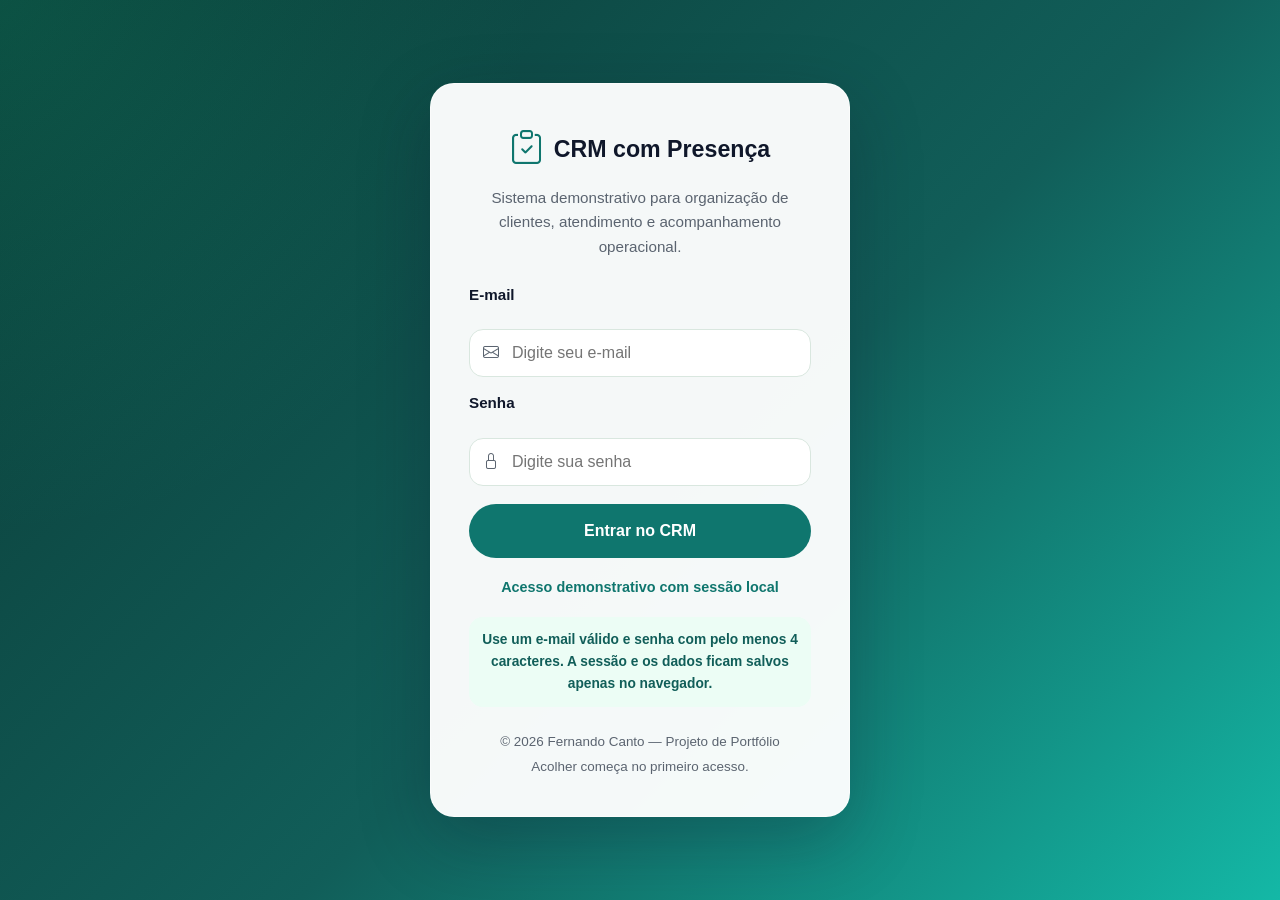
<file: index.html>
<!DOCTYPE html>
<html lang="pt-br">
<head>
  <meta charset="UTF-8">
  <meta name="viewport" content="width=device-width, initial-scale=1.0">
  <title>CRM com Presença - Home</title>
  <link rel="stylesheet" href="CSS/style.css">
  <link rel="stylesheet" href="https://cdn.jsdelivr.net/npm/bootstrap-icons@1.10.5/font/bootstrap-icons.css">
</head>
<body>
  <header>
    <nav>
      <ul class="menu">
        <li id="user-info"></li>
        <li><i class="bi bi-house"></i> <a href="index.html">Home</a></li>
        <li><i class="bi bi-plus-square"></i> <a href="cadastrar-cliente.html">Cadastrar Cliente</a></li>
        <li><i class="bi bi-list-ul"></i> <a href="lista_clientes.html">Lista de Clientes</a></li>
        <li><i class="bi bi-chat-dots"></i> <a href="presenca-em-cada-resposta.html">Presença em Cada Resposta</a></li>
        <li><i class="bi bi-box-arrow-right"></i> <a href="login_home.html" id="logoutBtn">Sair</a></li>
      </ul>
    </nav>
  </header>

  <main>
    <section class="boas-vindas">
      <h1>Bem-vindo ao CRM com Presença</h1>
      <p>Dashboard demonstrativo para acompanhamento de clientes, atendimentos e pendências operacionais.</p>
    </section>

    <section class="cards-informativos">
      <article class="card">
        <i class="bi bi-people"></i>
        <h2>Clientes cadastrados</h2>
        <p data-dashboard="total">Carregando...</p>
      </article>

      <article class="card">
        <i class="bi bi-person-plus"></i>
        <h2>Último cliente cadastrado</h2>
        <p data-dashboard="last">Carregando...</p>
      </article>

      <article class="card">
        <i class="bi bi-calendar-event"></i>
        <h2>Próximo acompanhamento</h2>
        <p data-dashboard="next">Carregando...</p>
      </article>

      <article class="card">
        <i class="bi bi-exclamation-circle"></i>
        <h2>Pendências abertas</h2>
        <p data-dashboard="pending">Carregando...</p>
      </article>
    </section>

    <section class="dashboard-extra">
      <div class="extra-box">
        <h2>Ações rápidas</h2>
        <p class="info-text">Acesse rapidamente as principais áreas do sistema demonstrativo.</p>
        <div class="quick-actions">
          <a href="cadastrar-cliente.html" class="quick-btn">Novo cliente</a>
          <a href="lista_clientes.html" class="quick-btn">Ver lista</a>
          <a href="presenca-em-cada-resposta.html" class="quick-btn">Conceito do projeto</a>
        </div>
      </div>
    </section>
  </main>

  <footer>
    <p>© 2026 Fernando Canto — Projeto de Portfólio</p>
    <p>Versão demonstrativa com dados fictícios salvos no navegador.</p>
  </footer>
  <script src="js/crm.js"></script>
  <script>window.crm.setupDashboard();</script>
</body>
</html>
</file>
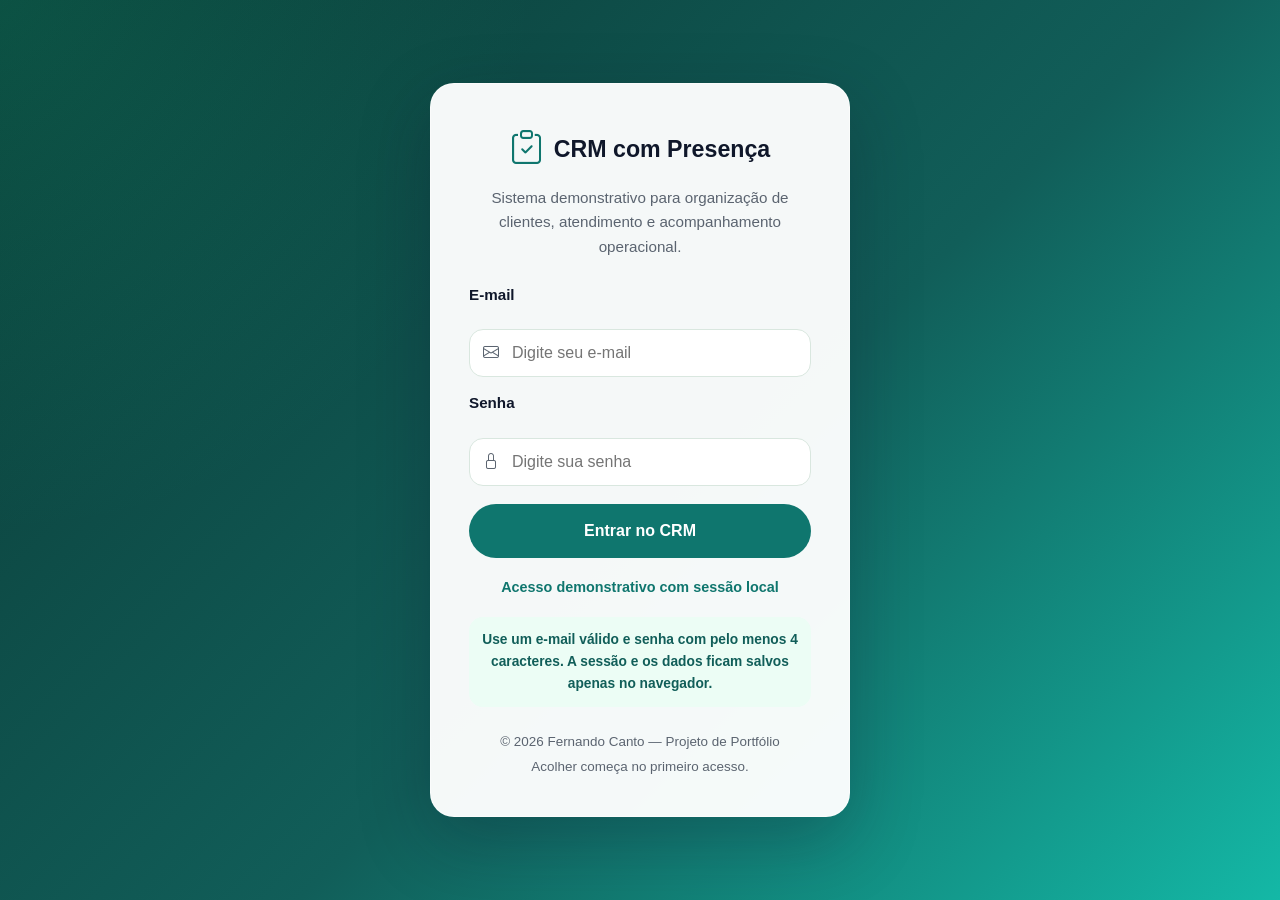
<file: cadastrar-cliente.html>
<!DOCTYPE html>
<html lang="pt-br">
<head>
  <meta charset="UTF-8">
  <meta name="viewport" content="width=device-width, initial-scale=1.0">
  <title>Cadastrar Cliente - CRM com Presença</title>
  <link rel="stylesheet" href="CSS/style.css">
  <link rel="stylesheet" href="https://cdn.jsdelivr.net/npm/bootstrap-icons@1.10.5/font/bootstrap-icons.css">
</head>
<body>
  <header>
    <nav>
      <ul class="menu">
        <li id="user-info"></li>
        <li><i class="bi bi-house"></i> <a href="index.html">Home</a></li>
        <li><i class="bi bi-plus-square"></i> <a href="cadastrar-cliente.html">Cadastrar Cliente</a></li>
        <li><i class="bi bi-list-ul"></i> <a href="lista_clientes.html">Lista de Clientes</a></li>
        <li><i class="bi bi-chat-dots"></i> <a href="presenca-em-cada-resposta.html">Presença em Cada Resposta</a></li>
        <li><i class="bi bi-box-arrow-right"></i> <a href="login_home.html" id="logoutBtn">Sair</a></li>
      </ul>
    </nav>
  </header>

  <main>
    <h1 data-form-title>Cadastrar Novo Cliente</h1>
    <p>Formulário para registrar, editar e organizar informações de atendimento.</p>

    <form data-client-form>
      <div class="form-group">
        <label for="nome"><i class="bi bi-person"></i> Nome completo</label>
        <input type="text" id="nome" name="nome" placeholder="Ex: Carla Souza" required>
      </div>

      <div class="form-group">
        <label for="email"><i class="bi bi-envelope"></i> E-mail</label>
        <input type="email" id="email" name="email" placeholder="cliente@email.com" required>
      </div>

      <div class="form-group">
        <label for="telefone"><i class="bi bi-telephone"></i> Telefone</label>
        <input type="tel" id="telefone" name="telefone" placeholder="(81) 99999-9999" required>
      </div>

      <div class="form-group">
        <label for="empresa"><i class="bi bi-building"></i> Empresa</label>
        <input type="text" id="empresa" name="empresa" placeholder="Empresa ou organização">
      </div>

      <div class="form-group">
        <label for="motivo"><i class="bi bi-question-circle"></i> Motivo do contato</label>
        <select id="motivo" name="motivo" required>
          <option value="">Selecione</option>
          <option value="orcamento">Orçamento</option>
          <option value="duvida">Dúvida</option>
          <option value="reclamacao">Reclamação</option>
          <option value="acompanhamento">Acompanhamento</option>
        </select>
      </div>

      <div class="form-group">
        <label for="status"><i class="bi bi-activity"></i> Status</label>
        <select id="status" name="status">
          <option value="Ativo">Ativo</option>
          <option value="Aguardando retorno">Aguardando retorno</option>
        </select>
      </div>

      <div class="form-group" style="grid-column: span 2;">
        <label for="obs"><i class="bi bi-pencil-square"></i> Observações</label>
        <textarea id="obs" name="obs" placeholder="Registre informações importantes do atendimento."></textarea>
      </div>

      <button type="submit"><i class="bi bi-person-check-fill"></i> Salvar Cliente</button>
    </form>
  </main>

  <footer>
    <p>© 2026 Fernando Canto — Projeto de Portfólio</p>
    <p>CRUD demonstrativo com dados salvos no navegador.</p>
  </footer>
  <script src="js/crm.js"></script>
  <script>window.crm.setupClientForm();</script>
</body>
</html>
</file>
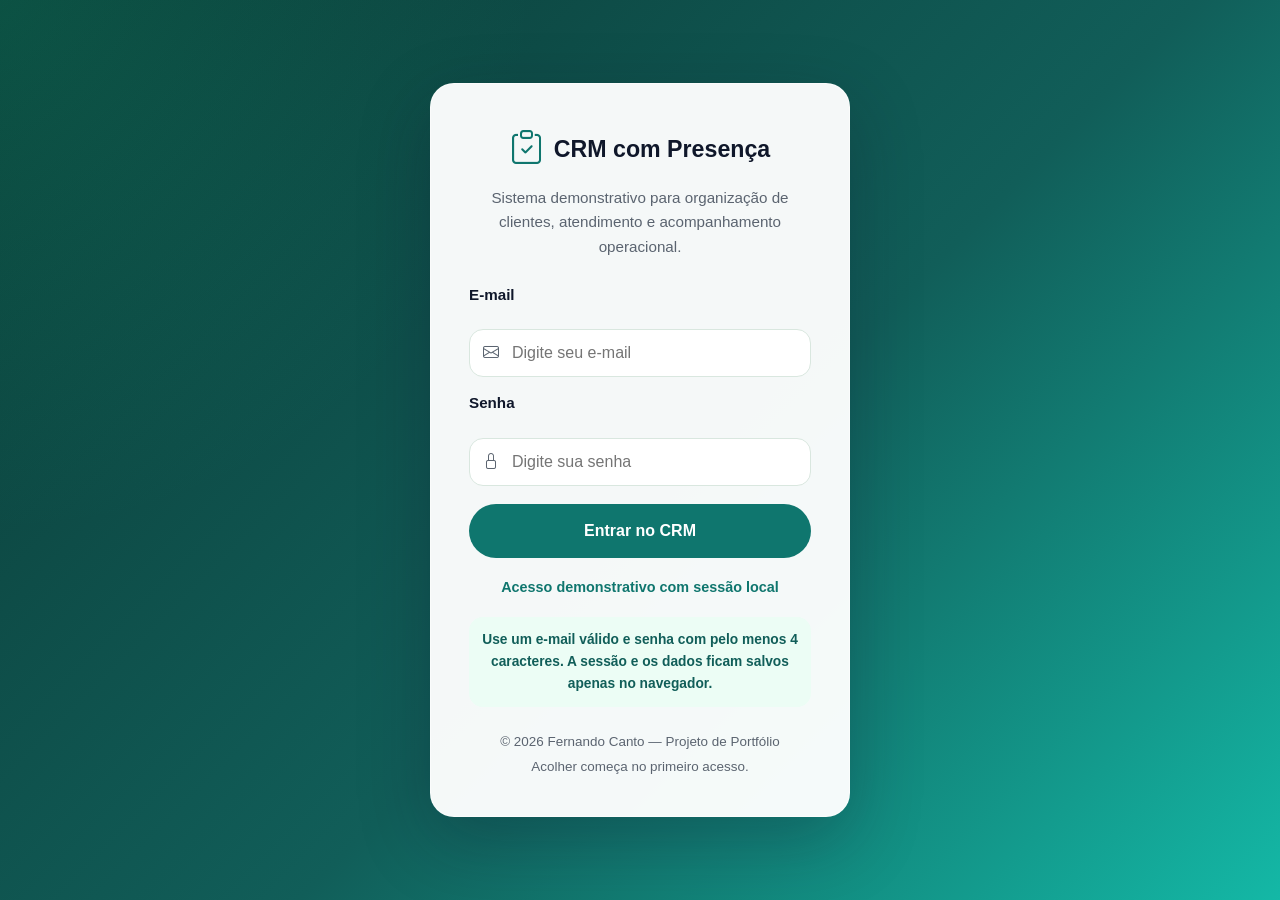
<file: detalhe_cliente.html>
<!DOCTYPE html>
<html lang="pt-br">
<head>
  <meta charset="UTF-8">
  <meta name="viewport" content="width=device-width, initial-scale=1.0">
  <title>Detalhe do Cliente - CRM com Presença</title>
  <link rel="stylesheet" href="CSS/style.css">
  <link rel="stylesheet" href="https://cdn.jsdelivr.net/npm/bootstrap-icons@1.10.5/font/bootstrap-icons.css">
</head>
<body>
  <header>
    <nav>
      <ul class="menu">
        <li id="user-info"></li>
        <li><i class="bi bi-house"></i> <a href="index.html">Home</a></li>
        <li><i class="bi bi-plus-square"></i> <a href="cadastrar-cliente.html">Cadastrar Cliente</a></li>
        <li><i class="bi bi-list-ul"></i> <a href="lista_clientes.html">Lista de Clientes</a></li>
        <li><i class="bi bi-chat-dots"></i> <a href="presenca-em-cada-resposta.html">Presença em Cada Resposta</a></li>
        <li><i class="bi bi-box-arrow-right"></i> <a href="login_home.html" id="logoutBtn">Sair</a></li>
      </ul>
    </nav>
  </header>

  <main>
    <h1>Detalhe do Cliente</h1>
    <div data-client-detail>
      <p>Carregando informações do cliente...</p>
    </div>
  </main>

  <footer>
    <p>© 2026 Fernando Canto — Projeto de Portfólio</p>
    <p>CRUD demonstrativo com dados salvos no navegador.</p>
  </footer>
  <script src="js/crm.js"></script>
  <script>window.crm.setupClientDetail();</script>
</body>
</html>
</file>
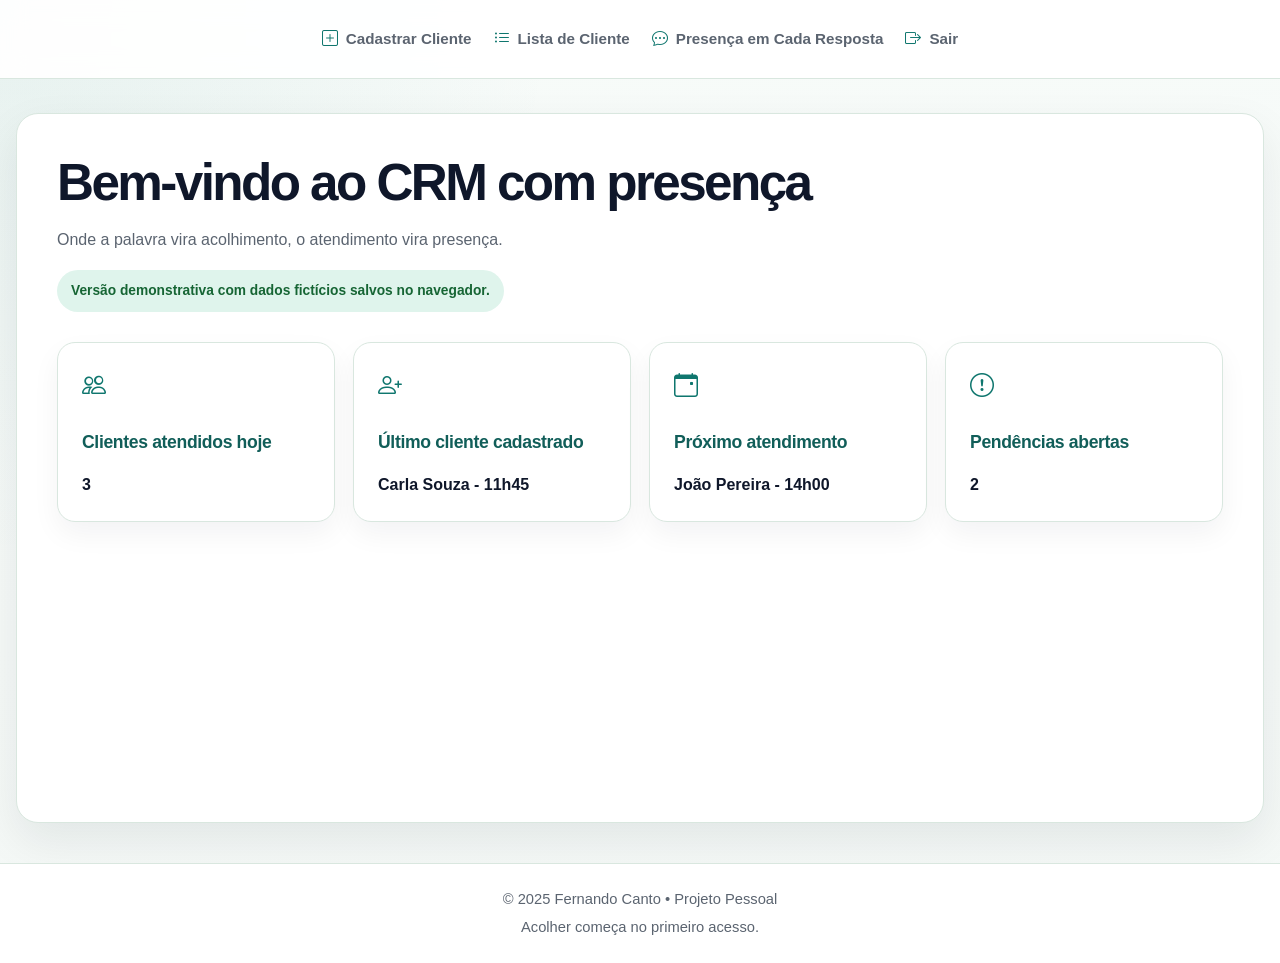
<file: home.html>
<!DOCTYPE html>
<html lang="pt-br">
<head>
  <meta charset="UTF-8">
  <meta name="viewport" content="width=device-width, initial-scale=1.0">
  <title>CRM com Presença - Home</title>
  <link rel="stylesheet" href="CSS/style.css">
  <!-- Você pode adicionar Bootstrap Icons se quiser -->
  <link rel="stylesheet" href="https://cdn.jsdelivr.net/npm/bootstrap-icons@1.10.5/font/bootstrap-icons.css">
</head>
<body>
  <header>
    <nav>
        <ul class="menu">
            <li><i class="bi bi-plus-square"></i> <a href="cadastrar-cliente.html">Cadastrar Cliente</a></li>
            <li><i class="bi bi-list-ul"></i> <a href="lista_clientes.html">Lista de Cliente</a></li>
            <li><i class="bi bi-chat-dots"></i> <a href="presenca-em-cada-resposta.html">Presença em Cada Resposta</a></li>
            <li><i class="bi bi-box-arrow-right"></i> <a href="login.html">Sair</a></li>
          </ul>
    </nav>
  </header>

  <main>
    <section class="boas-vindas">
      <h1>Bem-vindo ao CRM com presença</h1>
      <p>Onde a palavra vira acolhimento, o atendimento vira presença.</p>
    </section>

    <section class="cards-informativos">
      <div class="card">
        <i class="bi bi-people"></i>
        <h2>Clientes atendidos hoje</h2>
        <p>3</p>
      </div>
      <div class="card">
        <i class="bi bi-person-plus"></i>
        <h2>Último cliente cadastrado</h2>
        <p>Carla Souza - 11h45</p>
      </div>
      <div class="card">
        <i class="bi bi-calendar-event"></i>
        <h2>Próximo atendimento</h2>
        <p>João Pereira - 14h00</p>
      </div>
      <div class="card">
        <i class="bi bi-exclamation-circle"></i>
        <h2>Pendências abertas</h2>
        <p>2</p>
      </div>
    </section>
  </main>

  <footer>
    <p>© 2025 Fernando Canto • Projeto Pessoal</p>
    <p>Acolher começa no primeiro acesso.</p>
  </footer>
</body>
</html>
</file>
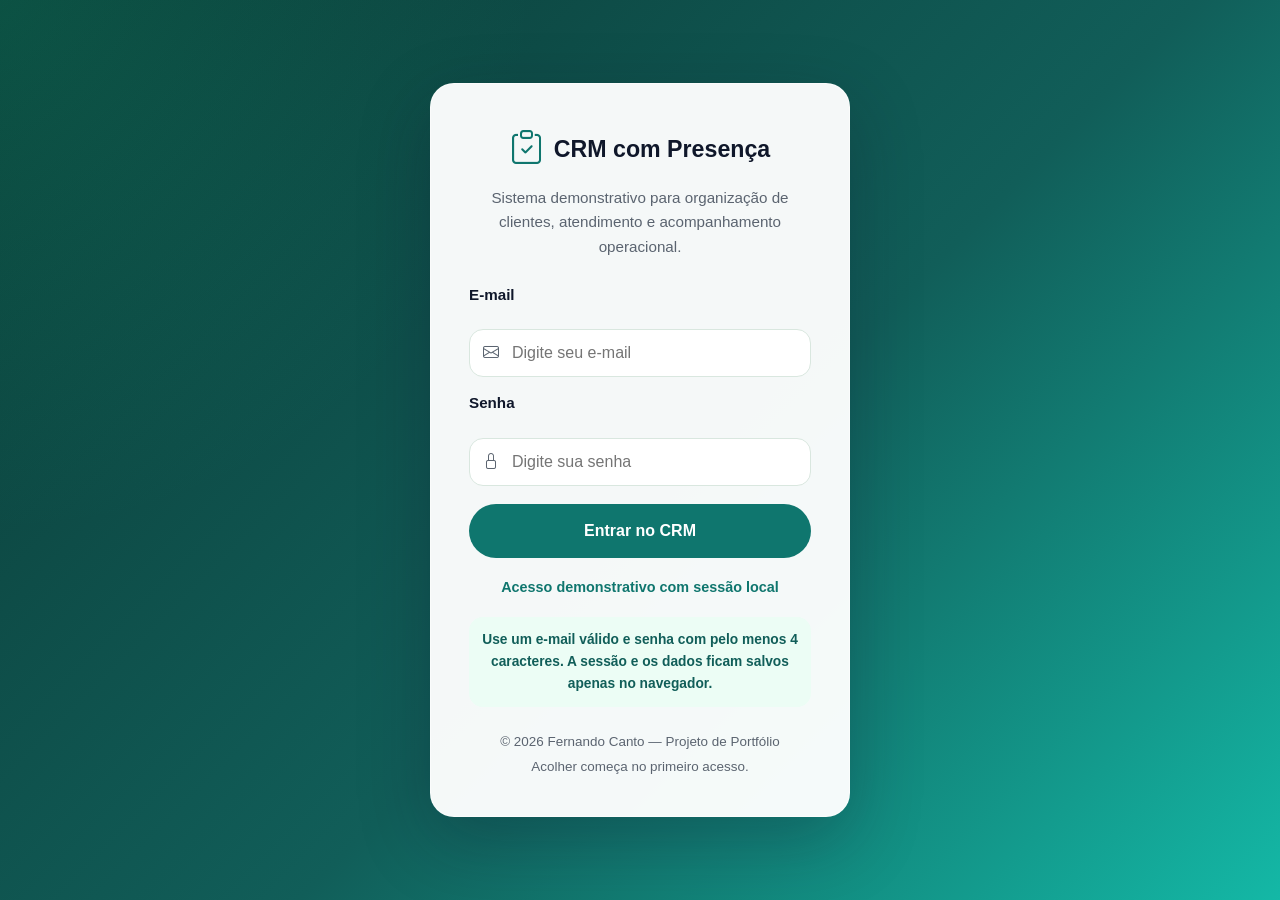
<file: lista_clientes.html>
<!DOCTYPE html>
<html lang="pt-br">
<head>
  <meta charset="UTF-8">
  <meta name="viewport" content="width=device-width, initial-scale=1.0">
  <title>Lista de Clientes - CRM com Presença</title>
  <link rel="stylesheet" href="CSS/style.css">
  <link rel="stylesheet" href="https://cdn.jsdelivr.net/npm/bootstrap-icons@1.10.5/font/bootstrap-icons.css">
</head>
<body>
  <header>
    <nav>
      <ul class="menu">
        <li id="user-info"></li>
        <li><i class="bi bi-house"></i> <a href="index.html">Home</a></li>
        <li><i class="bi bi-plus-square"></i> <a href="cadastrar-cliente.html">Cadastrar Cliente</a></li>
        <li><i class="bi bi-list-ul"></i> <a href="lista_clientes.html">Lista de Clientes</a></li>
        <li><i class="bi bi-chat-dots"></i> <a href="presenca-em-cada-resposta.html">Presença em Cada Resposta</a></li>
        <li><i class="bi bi-box-arrow-right"></i> <a href="login_home.html" id="logoutBtn">Sair</a></li>
      </ul>
    </nav>
  </header>

  <main>
    <h1>Lista de Clientes</h1>
    <p>Busque, filtre, visualize, edite ou exclua clientes cadastrados no CRM demonstrativo.</p>

    <section class="filters-bar">
      <div class="form-group">
        <label for="busca"><i class="bi bi-search"></i> Buscar cliente</label>
        <input type="search" id="busca" placeholder="Nome, e-mail, telefone ou empresa">
      </div>

      <div class="form-group">
        <label for="filtro-status"><i class="bi bi-funnel"></i> Filtrar por status</label>
        <select id="filtro-status">
          <option value="">Todos</option>
          <option value="Ativo">Ativo</option>
          <option value="Aguardando retorno">Aguardando retorno</option>
        </select>
      </div>
    </section>

    <table class="tabela-clientes">
      <thead>
        <tr>
          <th>Nome</th>
          <th>E-mail</th>
          <th>Telefone</th>
          <th>Empresa</th>
          <th>Status</th>
          <th>Ações</th>
        </tr>
      </thead>
      <tbody data-client-list>
        <tr>
          <td colspan="6">Carregando clientes...</td>
        </tr>
      </tbody>
    </table>
  </main>

  <footer>
    <p>© 2026 Fernando Canto — Projeto de Portfólio</p>
    <p>CRUD demonstrativo com dados salvos no navegador.</p>
  </footer>
  <script src="js/crm.js"></script>
  <script>window.crm.setupClientList();</script>
</body>
</html>
</file>
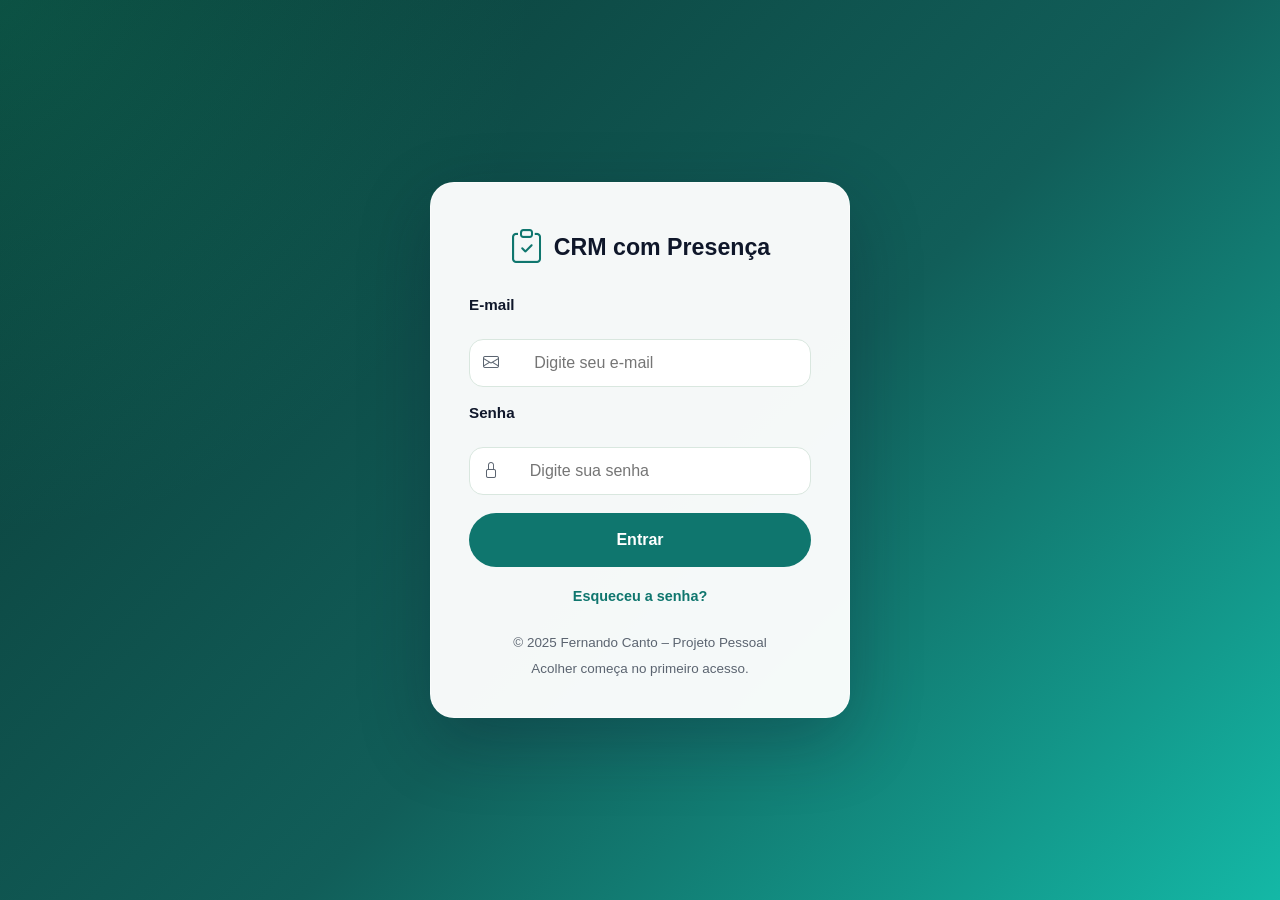
<file: login.html>
<!DOCTYPE html>
<html lang="pt-br">
<head>
  <meta charset="UTF-8" />
  <meta name="viewport" content="width=device-width, initial-scale=1.0" />
  <title>CRM com Presença - Login</title>
  <link rel="stylesheet" href="CSS/style.css" />
  <link rel="stylesheet" href="https://cdn.jsdelivr.net/npm/bootstrap-icons@1.10.5/font/bootstrap-icons.css" />
</head>
<body class="login-page">
  <main class="container">
    <div class="login-box">

      <!-- LOGO -->
      <div class="logo">
        <i class="bi bi-clipboard-check"></i>
        <span class="titulo-logo">CRM com <strong>Presença</strong></span>
      </div>

      <!-- FORMULÁRIO -->
      <form class="login-form">

        <!-- Campo E-mail -->
        <label for="email">E-mail</label>
        <div class="input-wrapper">
          <i class="bi bi-envelope"></i>
          <input type="email" id="email" placeholder="     Digite seu e-mail" />
        </div>

        <!-- Campo Senha -->
        <label for="senha">Senha</label>
        <div class="input-wrapper">
          <i class="bi bi-lock"></i>
          <input type="password" id="senha" placeholder="    Digite sua senha" />
        </div>

        <button type="submit">Entrar</button>
        <a href="#" class="forgot-password">Esqueceu a senha?</a>
      </form>

      <footer>
        <p>© 2025 Fernando Canto – Projeto Pessoal</p>
        <p>Acolher começa no primeiro acesso.</p>
      </footer>

    </div>
  </main>
  <script src="js/login.js"></script>
</body>
</html>
</file>
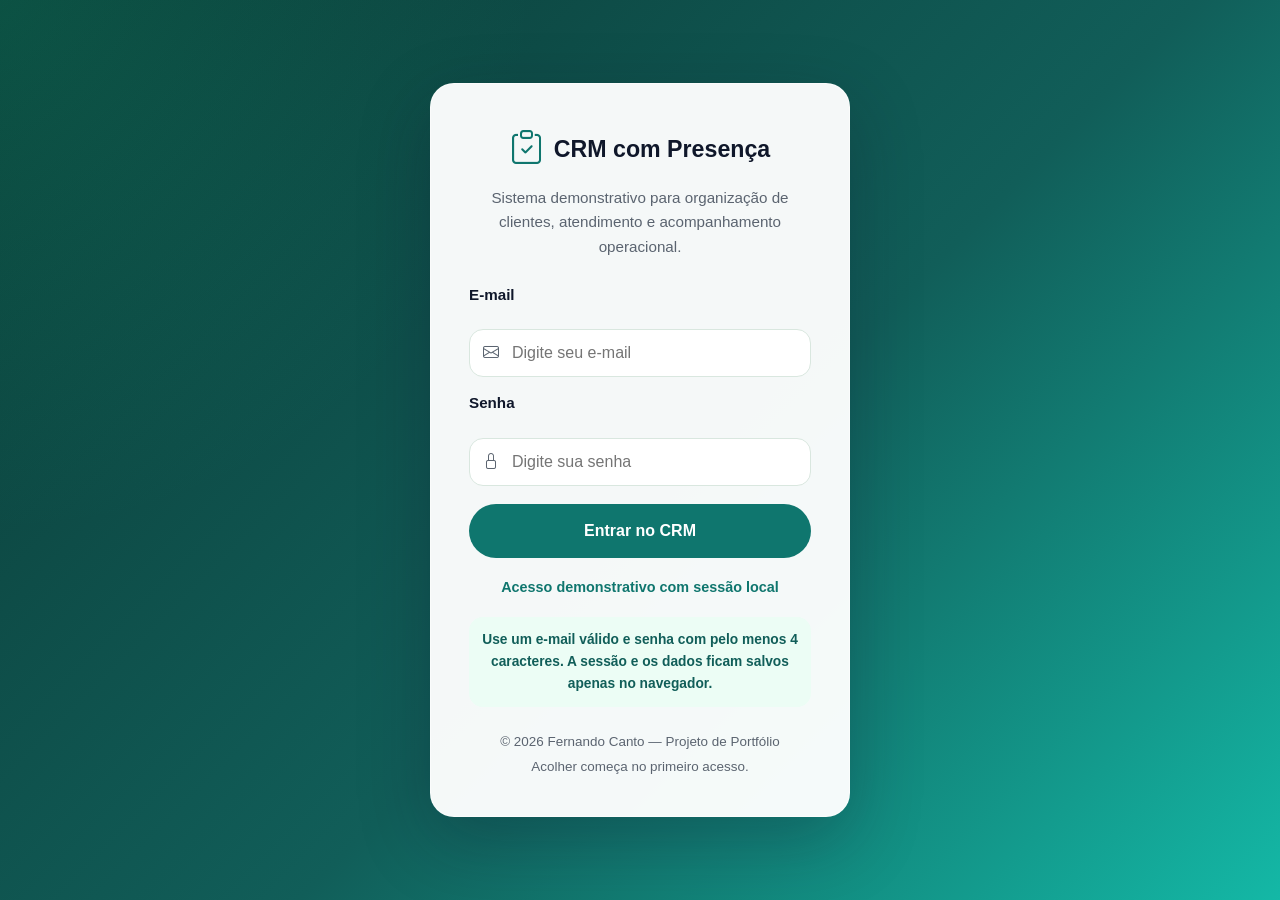
<file: login_home.html>
<!DOCTYPE html>
<html lang="pt-br">
<head>
  <meta charset="UTF-8" />
  <meta name="viewport" content="width=device-width, initial-scale=1.0" />
  <title>CRM com Presença - Login</title>
  <link rel="stylesheet" href="CSS/style.css" />
  <link rel="stylesheet" href="https://cdn.jsdelivr.net/npm/bootstrap-icons@1.10.5/font/bootstrap-icons.css" />
</head>
<body class="login-page">
  <main class="container">
    <div class="login-box">
      <div class="logo">
        <i class="bi bi-clipboard-check"></i>
        <span class="titulo-logo">CRM com <strong>Presença</strong></span>
      </div>

      <p class="login-subtitle">
        Sistema demonstrativo para organização de clientes, atendimento e acompanhamento operacional.
      </p>

      <form class="login-form" novalidate>
        <label for="email">E-mail</label>
        <div class="input-wrapper">
          <i class="bi bi-envelope"></i>
          <input type="email" id="email" placeholder="Digite seu e-mail" autocomplete="username" required />
        </div>

        <label for="senha">Senha</label>
        <div class="input-wrapper">
          <i class="bi bi-lock"></i>
          <input type="password" id="senha" placeholder="Digite sua senha" autocomplete="current-password" required />
        </div>

        <button type="submit">Entrar no CRM</button>
        <a href="#" class="forgot-password">Acesso demonstrativo com sessão local</a>
      </form>

      <div class="demo-note">
        Use um e-mail válido e senha com pelo menos 4 caracteres. A sessão e os dados ficam salvos apenas no navegador.
      </div>

      <footer>
        <p>© 2026 Fernando Canto — Projeto de Portfólio</p>
        <p>Acolher começa no primeiro acesso.</p>
      </footer>
    </div>
  </main>
  <script src="js/crm.js"></script>
  <script src="js/login.js"></script>
</body>
</html>
</file>
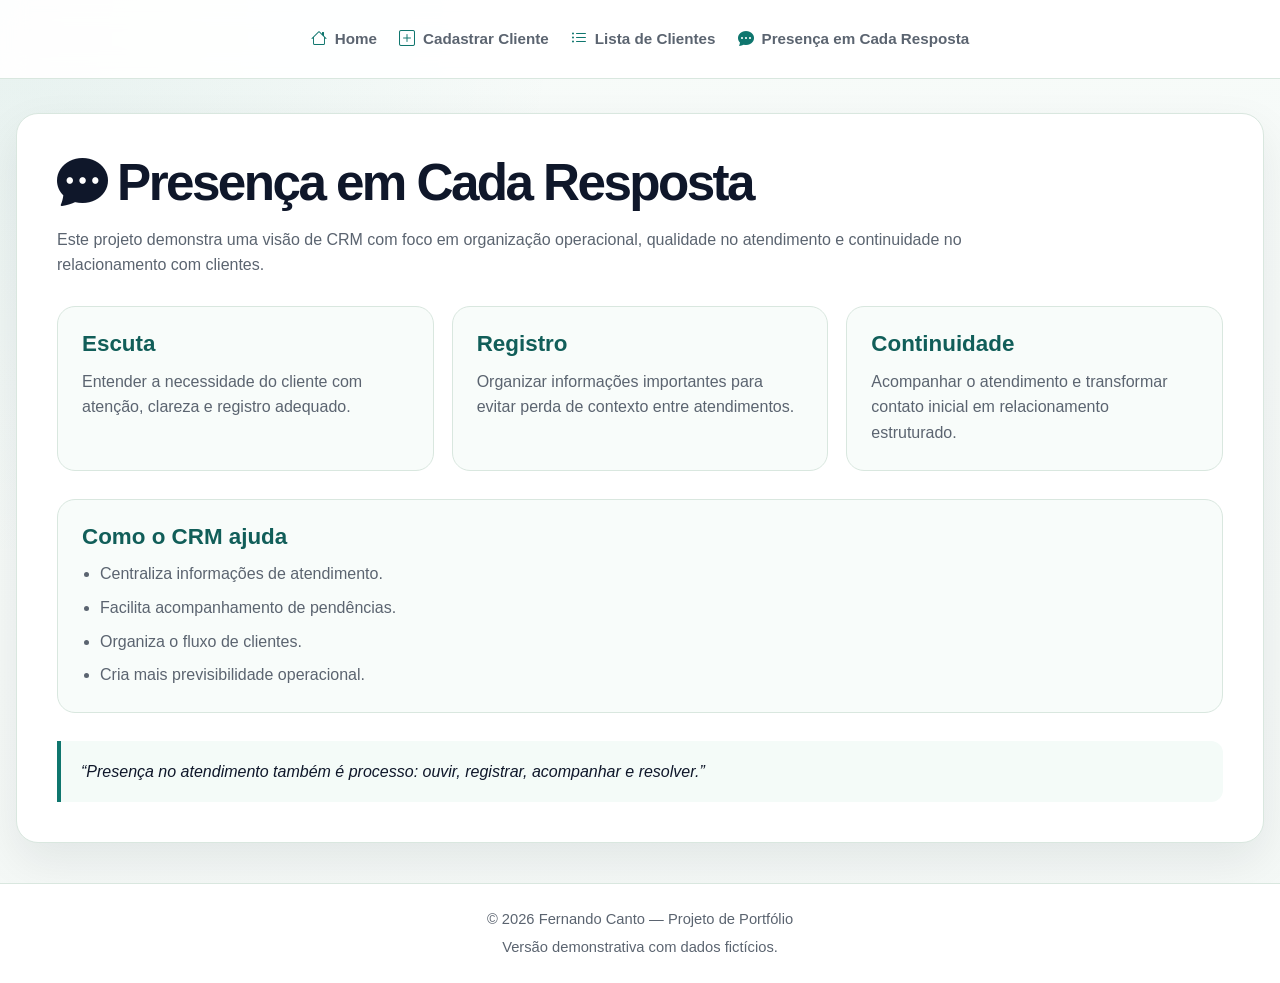
<file: presenca-em-cada-resposta.html>
<!DOCTYPE html>
<html lang="pt-br">
<head>
  <meta charset="UTF-8">
  <meta name="viewport" content="width=device-width, initial-scale=1.0">
  <title>Presença em Cada Resposta</title>
  <link rel="stylesheet" href="CSS/style.css">
  <link rel="stylesheet" href="https://cdn.jsdelivr.net/npm/bootstrap-icons@1.10.5/font/bootstrap-icons.css">
</head>
<body>
  <header>
    <nav>
      <ul class="menu">
        <li><i class="bi bi-house"></i> <a href="index.html">Home</a></li>
        <li><i class="bi bi-plus-square"></i> <a href="cadastrar-cliente.html">Cadastrar Cliente</a></li>
        <li><i class="bi bi-list-ul"></i> <a href="lista_clientes.html">Lista de Clientes</a></li>
        <li><i class="bi bi-chat-dots-fill"></i> <a href="presenca-em-cada-resposta.html">Presença em Cada Resposta</a></li>
      </ul>
    </nav>
  </header>

  <main>
    <section class="concept-hero">
      <h1><i class="bi bi-chat-dots-fill"></i> Presença em Cada Resposta</h1>
      <p class="section-text">
        Este projeto demonstra uma visão de CRM com foco em organização operacional, qualidade no atendimento e continuidade no relacionamento com clientes.
      </p>
    </section>

    <section class="concept-grid">
      <article class="concept-card">
        <h2>Escuta</h2>
        <p>Entender a necessidade do cliente com atenção, clareza e registro adequado.</p>
      </article>

      <article class="concept-card">
        <h2>Registro</h2>
        <p>Organizar informações importantes para evitar perda de contexto entre atendimentos.</p>
      </article>

      <article class="concept-card">
        <h2>Continuidade</h2>
        <p>Acompanhar o atendimento e transformar contato inicial em relacionamento estruturado.</p>
      </article>
    </section>

    <section class="concept-box">
      <h2>Como o CRM ajuda</h2>
      <ul>
        <li>Centraliza informações de atendimento.</li>
        <li>Facilita acompanhamento de pendências.</li>
        <li>Organiza o fluxo de clientes.</li>
        <li>Cria mais previsibilidade operacional.</li>
      </ul>
    </section>

    <section class="concept-quote">
      <blockquote>
        “Presença no atendimento também é processo: ouvir, registrar, acompanhar e resolver.”
      </blockquote>
    </section>
  </main>

  <footer>
    <p>© 2026 Fernando Canto — Projeto de Portfólio</p>
    <p>Versão demonstrativa com dados fictícios.</p>
  </footer>
</body>
</html>
</file>
<file: CSS/style.css>
:root {
  --bg: #f4f8f6;
  --surface: #ffffff;
  --surface-soft: #f8fcfa;
  --surface-alt: #edf7f2;
  --text: #0f172a;
  --muted: #5b6470;
  --primary: #0f766e;
  --primary-dark: #115e59;
  --primary-light: #dff4ec;
  --success: #15803d;
  --warning: #b45309;
  --danger: #b91c1c;
  --border: #d9e7df;
  --shadow: 0 18px 45px rgba(15, 23, 42, 0.08);
  --radius: 22px;
  --radius-sm: 14px;
  --max-width: 1280px;
}

* {
  margin: 0;
  padding: 0;
  box-sizing: border-box;
}

html {
  scroll-behavior: smooth;
}

body {
  min-height: 100vh;
  font-family: "Segoe UI", Arial, sans-serif;
  background:
    radial-gradient(circle at top left, rgba(15, 118, 110, 0.07), transparent 35%),
    linear-gradient(180deg, #f7fbf9 0%, var(--bg) 100%);
  color: var(--text);
  line-height: 1.6;
  display: flex;
  flex-direction: column;
}

a {
  color: var(--primary);
  text-decoration: none;
  font-weight: 700;
}

a:hover {
  color: var(--primary-dark);
}

header {
  background: rgba(255, 255, 255, 0.92);
  border-bottom: 1px solid var(--border);
  backdrop-filter: blur(12px);
  position: sticky;
  top: 0;
  z-index: 20;
}

nav {
  width: min(100% - 32px, var(--max-width));
  margin: 0 auto;
}

.menu {
  min-height: 78px;
  display: flex;
  align-items: center;
  justify-content: center;
  gap: 22px;
  list-style: none;
  flex-wrap: wrap;
}

.menu li {
  display: inline-flex;
  align-items: center;
  gap: 8px;
  color: var(--muted);
  font-size: 0.95rem;
  font-weight: 700;
}

.menu i {
  color: var(--primary);
  font-size: 1rem;
}

.menu a {
  color: var(--muted);
  font-weight: 800;
}

.menu a:hover {
  color: var(--primary);
}

#user-info {
  background: var(--primary-light);
  color: var(--primary-dark);
  padding: 8px 14px;
  border-radius: 999px;
  font-weight: 900;
  font-size: 0.85rem;
}

#user-info:empty {
  display: none;
}

main {
  width: min(100% - 32px, var(--max-width));
  margin: 34px auto 40px;
  min-height: calc(100vh - 190px);
  background: var(--surface);
  padding: 40px;
  border: 1px solid var(--border);
  border-radius: var(--radius);
  box-shadow: var(--shadow);
}

h1,
h2,
h3 {
  color: var(--text);
  line-height: 1.15;
}

h1 {
  font-size: clamp(2rem, 4vw, 3.4rem);
  letter-spacing: -0.05em;
  margin-bottom: 14px;
}

h2 {
  font-size: 1.4rem;
  margin-bottom: 10px;
}

main > p,
.boas-vindas p,
.apresentacao p,
.section-text,
.info-text,
.concept-card p,
.concept-box li {
  color: var(--muted);
  font-size: 1rem;
}

.boas-vindas {
  margin-bottom: 30px;
}

.boas-vindas::after {
  content: "Versão demonstrativa com dados fictícios salvos no navegador.";
  display: inline-flex;
  margin-top: 18px;
  padding: 10px 14px;
  border-radius: 999px;
  background: var(--primary-light);
  color: #166534;
  font-size: 0.86rem;
  font-weight: 900;
}

.cards-informativos {
  display: grid;
  grid-template-columns: repeat(4, 1fr);
  gap: 18px;
  margin-top: 28px;
}

.card {
  background: var(--surface);
  border: 1px solid var(--border);
  border-radius: 18px;
  padding: 24px;
  min-height: 180px;
  display: flex;
  flex-direction: column;
  justify-content: space-between;
  box-shadow: 0 12px 28px rgba(15, 23, 42, 0.05);
  transition: transform 0.2s ease, box-shadow 0.2s ease;
}

.card:hover {
  transform: translateY(-2px);
  box-shadow: 0 16px 34px rgba(15, 23, 42, 0.08);
}

.card i {
  font-size: 1.5rem;
  color: var(--primary);
  margin-bottom: 18px;
}

.card h2 {
  color: var(--primary-dark);
  font-size: 1.1rem;
  margin: 0 0 12px;
  letter-spacing: -0.02em;
}

.card p {
  color: var(--text);
  font-weight: 700;
}

.dashboard-extra {
  margin-top: 28px;
}

.extra-box {
  background: var(--surface-soft);
  border: 1px solid var(--border);
  border-radius: 18px;
  padding: 24px;
}

.quick-actions {
  display: flex;
  flex-wrap: wrap;
  gap: 12px;
  margin-top: 16px;
}

.quick-btn {
  display: inline-flex;
  align-items: center;
  justify-content: center;
  padding: 10px 16px;
  border-radius: 999px;
  background: var(--primary);
  color: #ffffff;
  font-weight: 800;
}

.quick-btn:hover {
  background: var(--primary-dark);
  color: #ffffff;
}

form,
.filters-bar {
  display: grid;
  grid-template-columns: 1fr 1fr;
  gap: 22px;
  margin-top: 28px;
}

.filters-bar {
  padding: 20px;
  border: 1px solid var(--border);
  border-radius: 18px;
  background: var(--surface-soft);
}

.form-group {
  display: flex;
  flex-direction: column;
}

.form-group label,
.login-form label {
  font-weight: 900;
  margin-bottom: 8px;
  color: var(--text);
  font-size: 0.95rem;
}

.form-group input,
.form-group select,
.form-group textarea,
.input-wrapper input {
  width: 100%;
  padding: 14px 16px;
  border: 1px solid var(--border);
  border-radius: 14px;
  font-size: 1rem;
  background: #ffffff;
  color: var(--text);
  outline: none;
  transition: border-color 0.2s ease, box-shadow 0.2s ease;
}

.form-group input:focus,
.form-group select:focus,
.form-group textarea:focus,
.input-wrapper input:focus {
  border-color: var(--primary);
  box-shadow: 0 0 0 4px rgba(15, 118, 110, 0.12);
}

textarea {
  resize: vertical;
  min-height: 140px;
}

button {
  grid-column: span 2;
  min-height: 54px;
  padding: 12px 18px;
  background: var(--primary);
  color: #ffffff;
  font-size: 1rem;
  font-weight: 900;
  border: none;
  border-radius: 999px;
  cursor: pointer;
  transition: background 0.2s ease, transform 0.2s ease;
}

button:hover {
  background: var(--primary-dark);
  transform: translateY(-1px);
}

.form-feedback {
  grid-column: span 2;
  padding: 12px 14px;
  border-radius: 14px;
  font-weight: 800;
}

.form-feedback.success {
  background: #ecfdf5;
  color: #166534;
}

.form-feedback.error {
  background: #fef2f2;
  color: var(--danger);
}

.tabela-clientes {
  width: 100%;
  border-collapse: collapse;
  margin-top: 22px;
  background: #ffffff;
  border: 1px solid var(--border);
  border-radius: 18px;
  overflow: hidden;
  box-shadow: 0 10px 28px rgba(15, 23, 42, 0.05);
}

.tabela-clientes thead {
  background: #dff0e9;
}

.tabela-clientes th {
  color: var(--primary-dark);
  text-align: left;
  padding: 16px 14px;
  font-size: 0.9rem;
  font-weight: 900;
}

.tabela-clientes td {
  padding: 16px 14px;
  border-top: 1px solid var(--border);
  font-size: 0.95rem;
  color: var(--muted);
  vertical-align: top;
}

.table-actions {
  display: flex;
  flex-wrap: wrap;
  gap: 8px;
}

.table-actions a,
.table-actions button,
.detail-actions a {
  display: inline-flex;
  align-items: center;
  gap: 6px;
  min-height: 36px;
  padding: 8px 12px;
  border-radius: 999px;
  border: 1px solid var(--border);
  background: #ffffff;
  color: var(--primary);
  font-size: 0.85rem;
  font-weight: 900;
  cursor: pointer;
}

.table-actions button {
  grid-column: auto;
  color: var(--danger);
}

.status.ativo,
.status.pendente {
  display: inline-flex;
  padding: 6px 12px;
  border-radius: 999px;
  font-weight: 900;
  font-size: 0.82rem;
}

.status.ativo {
  color: #166534;
  background: #dcfce7;
}

.status.pendente {
  color: #92400e;
  background: #fef3c7;
}

blockquote {
  font-style: italic;
  border-left: 4px solid var(--primary);
  padding: 18px 20px;
  margin: 28px 0 0;
  color: var(--text);
  background: #f4fbf8;
  border-radius: 0 12px 12px 0;
}

.voltar {
  display: inline-flex;
  align-items: center;
  gap: 6px;
  margin-top: 24px;
}

.detail-actions {
  display: flex;
  gap: 10px;
  flex-wrap: wrap;
  margin-top: 22px;
}

.concept-hero {
  margin-bottom: 28px;
  max-width: 980px;
}

.concept-grid {
  display: grid;
  grid-template-columns: repeat(3, 1fr);
  gap: 18px;
  margin-bottom: 28px;
}

.concept-card,
.concept-box {
  background: var(--surface-soft);
  border: 1px solid var(--border);
  border-radius: 18px;
  padding: 24px;
}

.concept-card h2,
.concept-box h2 {
  margin-bottom: 12px;
  color: var(--primary-dark);
}

.concept-box ul {
  padding-left: 18px;
}

.concept-box li + li {
  margin-top: 8px;
}

.concept-quote blockquote {
  margin-top: 28px;
}

footer {
  margin-top: auto;
  padding: 24px 16px;
  text-align: center;
  font-size: 0.92rem;
  color: var(--muted);
  background: #ffffff;
  border-top: 1px solid var(--border);
}

footer p + p {
  margin-top: 4px;
}

body.login-page {
  min-height: 100vh;
  background:
    radial-gradient(circle at top left, rgba(16, 185, 129, 0.18), transparent 34%),
    linear-gradient(135deg, #0b3b36 0%, #115e59 55%, #14b8a6 100%);
  display: flex;
  justify-content: center;
  align-items: center;
  padding: 24px;
}

body.login-page main.container {
  width: 100%;
  max-width: 420px;
  min-height: auto;
  margin: 0 auto;
  padding: 0;
  background: transparent;
  border: none;
  box-shadow: none;
}

.login-box {
  width: 100%;
  background: rgba(255, 255, 255, 0.96);
  padding: 38px;
  border-radius: 24px;
  box-shadow: 0 24px 70px rgba(15, 23, 42, 0.28);
  text-align: center;
  border: 1px solid rgba(255, 255, 255, 0.55);
}

.logo {
  display: flex;
  align-items: center;
  justify-content: center;
  gap: 10px;
  font-size: 1.45rem;
  margin-bottom: 10px;
  color: var(--text);
}

.logo i {
  font-size: 2.1rem;
  color: var(--primary);
}

.titulo-logo {
  font-weight: 900;
}

.login-subtitle {
  color: var(--muted);
  font-size: 0.95rem;
  margin-bottom: 24px;
}

.login-form {
  display: flex;
  flex-direction: column;
  gap: 14px;
  text-align: left;
  margin-top: 18px;
}

.input-wrapper {
  position: relative;
}

.input-wrapper i {
  position: absolute;
  top: 50%;
  left: 14px;
  transform: translateY(-50%);
  color: var(--muted);
  font-size: 1rem;
}

.input-wrapper input {
  padding-left: 42px;
}

.login-form button {
  grid-column: auto;
  margin-top: 4px;
}

.forgot-password {
  text-align: center;
  color: var(--primary);
  font-size: 0.9rem;
  margin-top: 4px;
}

.demo-note {
  margin-top: 18px;
  padding: 12px;
  border-radius: 14px;
  background: #ecfdf5;
  color: var(--primary-dark);
  font-size: 0.86rem;
  font-weight: 800;
}

body.login-page footer {
  margin-top: 24px;
  padding: 0;
  background: transparent;
  border: none;
}

body.login-page footer p {
  color: var(--muted);
  font-size: 0.84rem;
}

@media (max-width: 1024px) {
  .cards-informativos {
    grid-template-columns: repeat(2, 1fr);
  }

  .concept-grid {
    grid-template-columns: 1fr;
  }
}

@media (max-width: 768px) {
  nav {
    width: min(100% - 24px, var(--max-width));
  }

  .menu {
    justify-content: flex-start;
    align-items: flex-start;
    gap: 14px;
    padding: 16px 0;
  }

  .menu li {
    font-size: 0.9rem;
  }

  main {
    width: min(100% - 24px, var(--max-width));
    padding: 24px;
    margin: 24px auto 32px;
  }

  .cards-informativos,
  form,
  .filters-bar {
    grid-template-columns: 1fr;
  }

  .form-group[style],
  textarea,
  button,
  .form-feedback {
    grid-column: auto !important;
  }

  .tabela-clientes {
    display: block;
    overflow-x: auto;
    white-space: nowrap;
  }

  .login-box {
    padding: 28px;
  }
}
</file>
